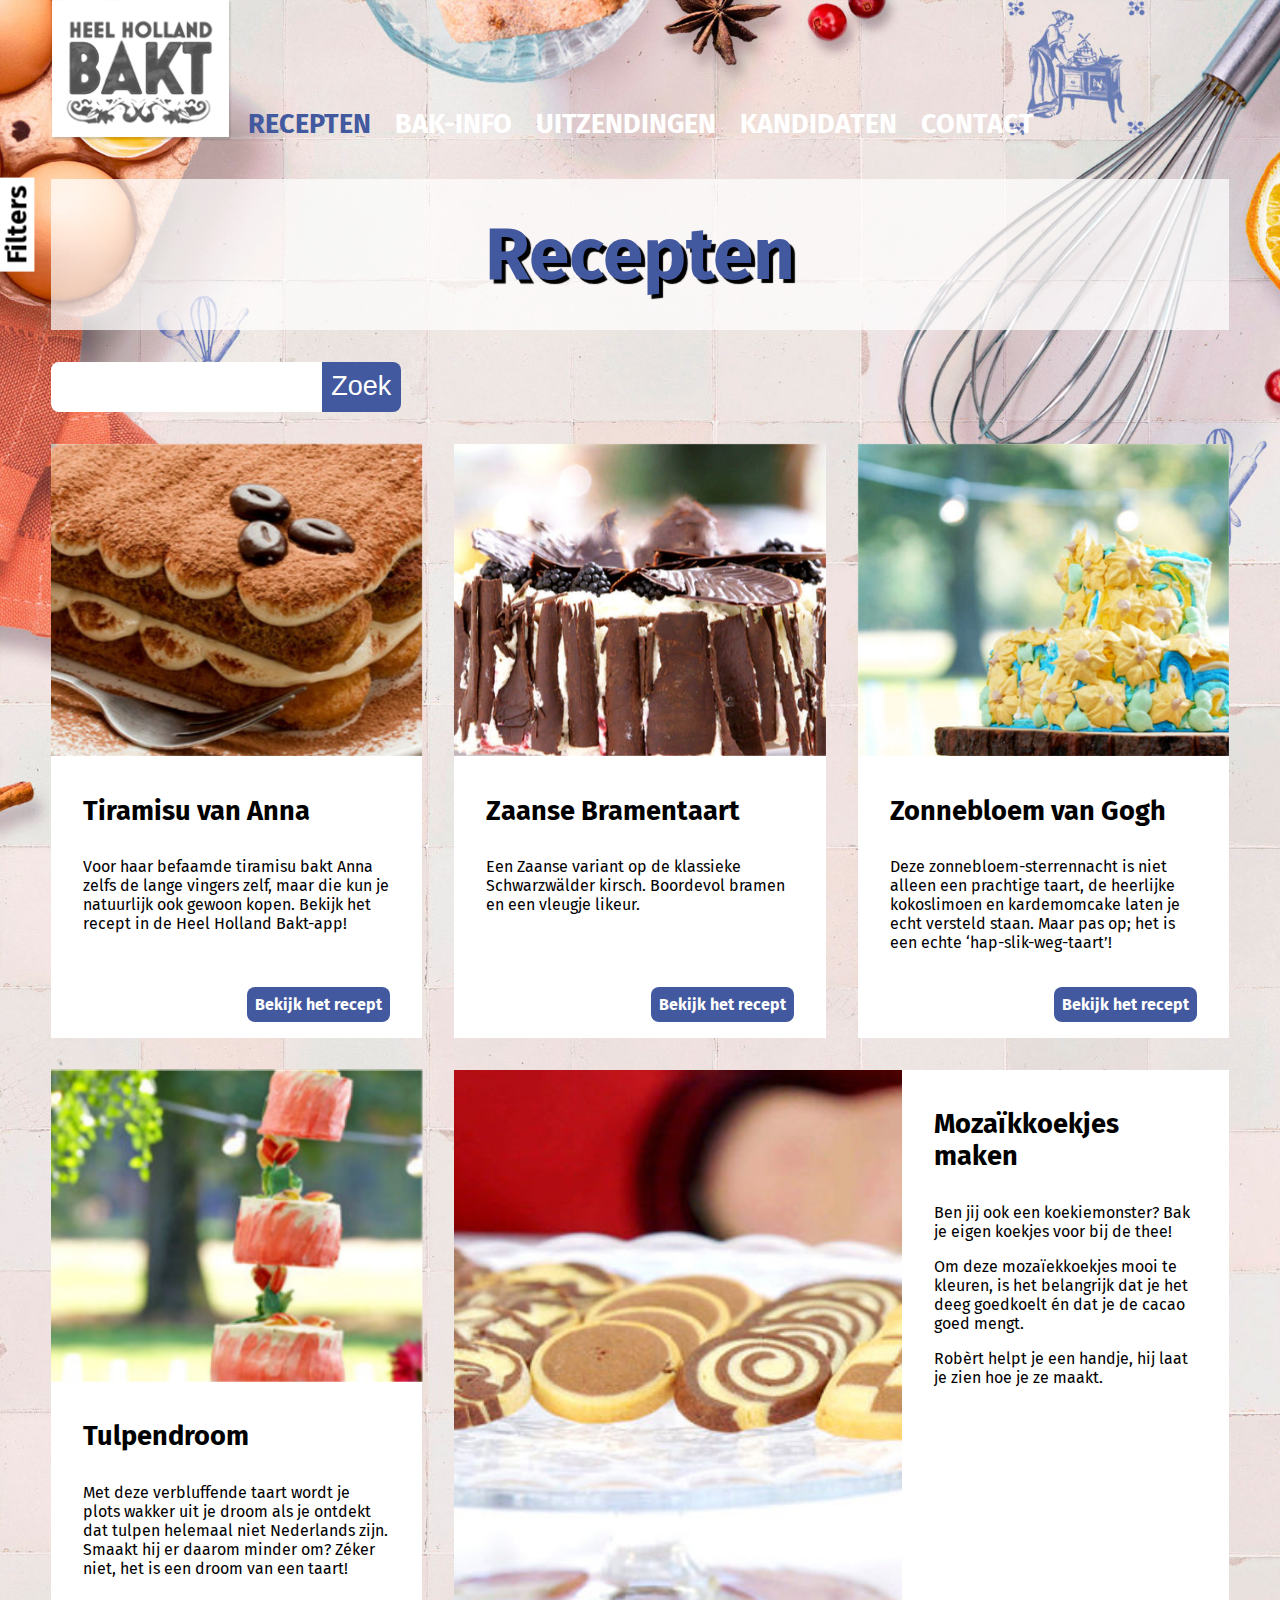
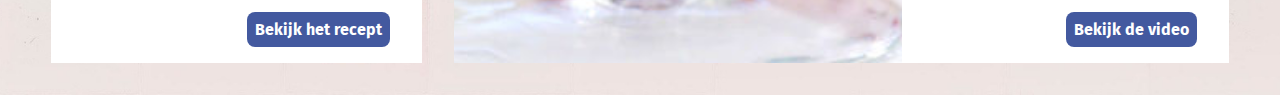
<file: index.html>
<!DOCTYPE html>
<html lang="nl">
<head>
	<meta charset="UTF-8">
	<title>Heel Holland Bakt</title>
	<meta name="viewport" content="width=device-width, initial-scale=1">
	<link rel="stylesheet" type="text/css" href="css/style.css">
	<link href="https://fonts.googleapis.com/css?family=Fira+Sans:400,500&display=swap" rel="stylesheet">
	<!-- Alle content is afkomstig van: https://heelhollandbakt.omroepmax.nl/ -->
</head>

<body class="homepagina">
	<header>
		<nav>
			<a href="index.html"><img src="img/logo.png" alt="Logo Heel Holland Bakt"></a>
			<ul>
				<li><a href="index.html">RECEPTEN</a></li>
				<li><a href="">BAK-INFO</a></li>
				<li><a href="">UITZENDINGEN</a></li>
				<li><a href="">KANDIDATEN</a></li>
				<li><a href="contact.html">CONTACT</a></li>
			</ul>
		</nav>
	</header>

	<main>
		<section>
			<h1>Recepten</h1>

			<h2 class="h2f">Filters</h2>

			<form class="filters">
				<fieldset>
					<legend>Soort recept</legend>
					<label for="taart">
						<input type="checkbox" name="taart" id="taart">Taart
					</label>
					<label for="cake">
						<input type="checkbox" name="cake" id="cake">Cake
					</label>
					<label for="hartig">
						<input type="checkbox" name="hartig" id="hartig">Hartig
					</label>
					<label for="brood">
						<input type="checkbox" name="brood" id="brood">Brood
					</label>
					<label for="koekjes">
						<input type="checkbox" name="koekjes" id="koekjes">Koekjes
					</label>
				</fieldset>

				<fieldset>
					<legend>Moeilijkheidsgraad</legend>
					<label for="makkelijk">
						<input type="checkbox" name="makkelijk" id="makkelijk">Makkelijk
					</label>
					<label for="goedtedoen">
						<input type="checkbox" name="goedtedoen" id="goedtedoen">Goed te doen
					</label>
					<label for="moeilijk">
						<input type="checkbox" name="moeilijk" id="moeilijk">Moeilijk
					</label>
					<label for="gevorderd">
						<input type="checkbox" name="gevorderd" id="gevorderd">Gevorderd
					</label>
					<button>Filter</button>
				</fieldset>
			</form>

			<input type="search" name="zoeken"><button>Zoek</button>

			<div class="grid-overzicht">
				<article class="item-overzicht">
					<div class="flipcontainer">
						<div class="kaart">
							<div class="voor">
								<img src="img/tiramisu-anna.jpg" alt="Tiramisu van Anna">
							</div>
							<div class="achter">
								<img src="img/anna.jpeg" alt="Bakker Anna">
							</div>
						</div>
					</div>
					<div class="content">
						<h2>Tiramisu van Anna</h2>
						<p>Voor haar befaamde tiramisu bakt Anna zelfs de lange vingers zelf, maar die kun je natuurlijk ook gewoon kopen. Bekijk het recept in de Heel Holland Bakt-app!</p>
						<a href="bramentaart.html">Bekijk het recept</a>
					</div>
				</article>
				<article class="item-overzicht">
					<div class="flipcontainer">
						<div class="kaart">
							<div class="voor">
								<img src="img/bramentaart.jpg" alt="Bramentaart">
							</div>
							<div class="achter">
								<img src="img/maroeska.jpg" alt="Bakker Maroeska">
							</div>
						</div>
					</div>
					<div class="content">
						<h2>Zaanse Bramentaart</h2>
						<p>Een Zaanse variant op de klassieke Schwarzwälder kirsch. Boordevol bramen en een vleugje likeur.</p>
						<a href="bramentaart.html">Bekijk het recept</a>
					</div>
				</article>
				<article class="item-overzicht">
					<div class="flipcontainer">
						<div class="kaart">
							<div class="voor">
								<img src="img/zonnebloem.jpg" alt="Zonnebloem van Gogh">
							</div>
							<div class="achter">
								<img src="img/anna.jpeg" alt="Bakker Anna">
							</div>
						</div>
					</div>
					<div class="content">
						<h2>Zonnebloem van Gogh</h2>
						<p>Deze zonnebloem-sterrennacht is niet alleen een prachtige taart, de heerlijke kokoslimoen en kardemomcake laten je echt versteld staan. Maar pas op; het is een echte ‘hap-slik-weg-taart’!</p>
						<a href="bramentaart.html">Bekijk het recept</a>
					</div>
				</article>
				<article class="item-overzicht">
					<div class="flipcontainer">
						<div class="kaart">
							<div class="voor">
								<img src="img/tulpendroom.jpg" alt="Tulpendroom">
							</div>
							<div class="achter">
								<img src="img/anna.jpeg" alt="Bakker Anna" >
							</div>
						</div>
					</div>
					<div class="content">
						<h2>Tulpendroom</h2>
						<p>Met deze verbluffende taart wordt je plots wakker uit je droom als je ontdekt dat tulpen helemaal niet Nederlands zijn. Smaakt hij er daarom minder om? Zéker niet, het is een droom van een taart!</p>
						<a href="bramentaart.html">Bekijk het recept</a>
					</div>
				</article>
				<article class="video-overzicht">
					<img src="img/mozaikkoekjes.jpg" alt="Mozaïkkoekjes">
					<div class="content">
						<h2>Mozaïkkoekjes maken</h2>
						<p>Ben jij ook een koekiemonster? Bak je eigen koekjes voor bij de thee!</p>
						<p>Om deze mozaïekkoekjes mooi te kleuren, is het belangrijk dat je het deeg goedkoelt én dat je de cacao goed mengt.</p>
						<p>Robèrt helpt je een handje, hij laat je zien hoe je ze maakt.</p>
						<a href="bramentaart.html">Bekijk de video</a>
					</div>
				</article>
			</div>
		</section>
	</main>
	<script src="js/filter.js"></script>
</body>
</html>
</file>
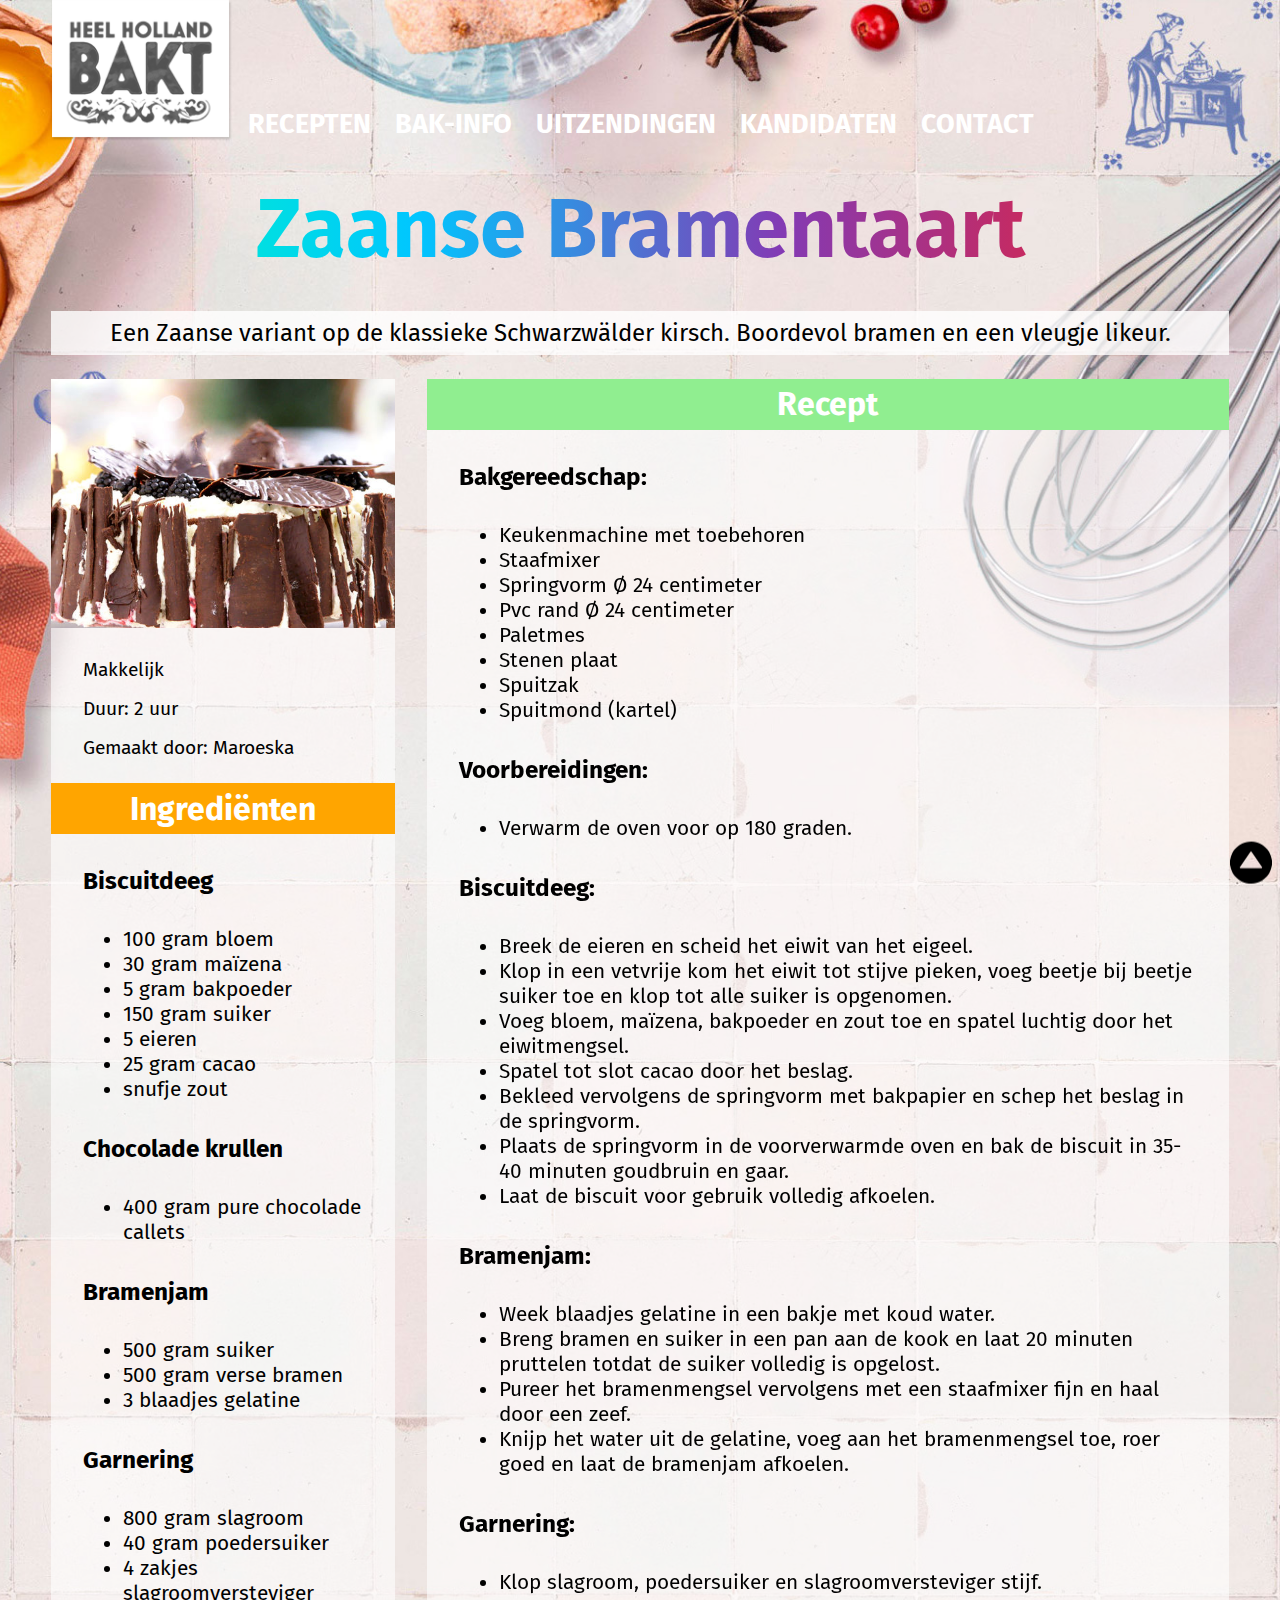
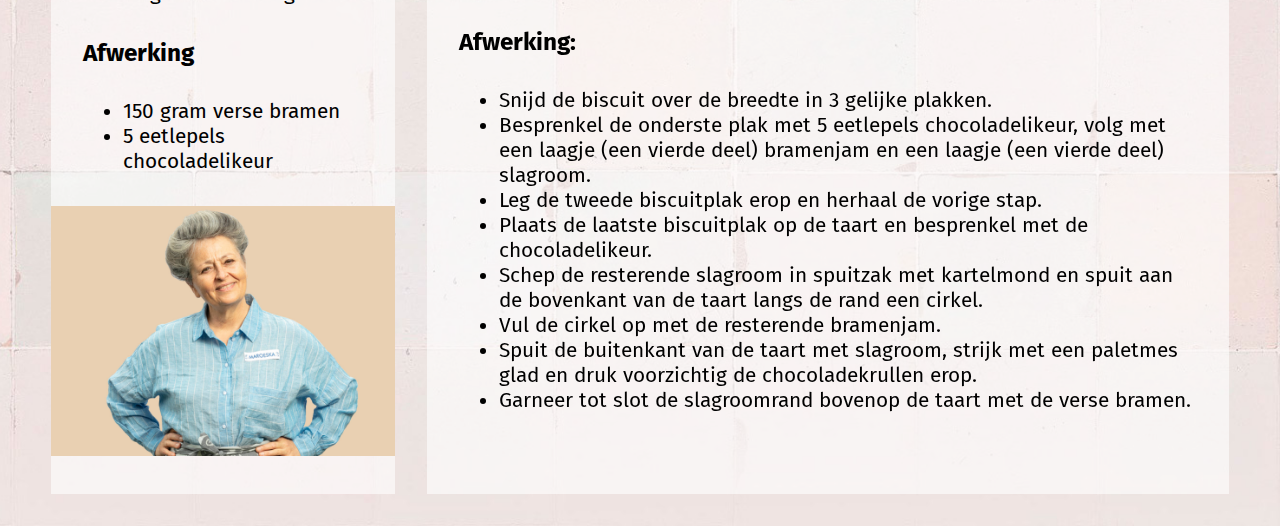
<file: bramentaart.html>
<!DOCTYPE html>
<html lang="nl">
<head>
	<meta charset="UTF-8">
	<title>Heel Holland Bakt</title>
	<meta name="viewport" content="width=device-width, initial-scale=1">
	<link rel="stylesheet" type="text/css" href="css/style.css">
	<link href="https://fonts.googleapis.com/css?family=Fira+Sans:400,500&display=swap" rel="stylesheet">
</head>

<body class="receptpagina">
	<header>
		<nav>
			<a href="index.html"><img src="img/logo.png" alt="Logo Heel Holland Bakt"></a>
			<ul>
				<li><a href="index.html">RECEPTEN</a></li>
				<li><a href="">BAK-INFO</a></li>
				<li><a href="">UITZENDINGEN</a></li>
				<li><a href="">KANDIDATEN</a></li>
				<li><a href="contact.html">CONTACT</a></li>
			</ul>
		</nav>
	</header>

	<main>
		<a href="#"><img src="img/top.svg" class="back-to-top"></a>
		<section>
			<h1>Zaanse Bramentaart</h1>
			<p>Een Zaanse variant op de klassieke Schwarzwälder kirsch. Boordevol bramen en een vleugje likeur.</p>
			<div class="grid-recept">
				<aside>
					<img src="img/bramentaart.jpg" alt="Zaanse Bramentaart">
					<p>Makkelijk</p>
					<p>Duur: 2 uur</p>
					<p>Gemaakt door: Maroeska</p>
					<h2>Ingrediënten</h2>
					<h3>Biscuitdeeg</h3>
					<ul>
						<li>100 gram bloem</li>
						<li>30 gram maïzena</li>
						<li>5 gram bakpoeder</li>
						<li>150 gram suiker</li>
						<li>5 eieren</li>
						<li>25 gram cacao</li>
						<li>snufje zout</li>
					</ul>

					<h3>Chocolade krullen</h3>
					<ul>
						<li>400 gram pure chocolade callets</li>
					</ul>

					<h3>Bramenjam</h3>
					<ul>
						<li>500 gram suiker</li>
						<li>500 gram verse bramen</li>
						<li>3 blaadjes gelatine</li>
					</ul>

					<h3>Garnering</h3>
					<ul>
						<li>800 gram slagroom</li>
						<li>40 gram poedersuiker</li>
						<li>4 zakjes slagroomversteviger</li>
					</ul>

					<h3>Afwerking</h3>
					<ul>
						<li>150 gram verse bramen</li>
						<li>5 eetlepels chocoladelikeur</li>
					</ul>
					<img src="img/maroeska.jpg" alt="Bakker Maroeska">
				</aside>

				<article>
					<h2>Recept</h2>
					<h3>Bakgereedschap:</h3>
					<ul>
						<li>Keukenmachine met toebehoren</li>
						<li>Staafmixer</li>
						<li>Springvorm Ø 24 centimeter</li>
						<li>Pvc rand Ø 24 centimeter</li>
						<li>Paletmes</li>
						<li>Stenen plaat</li>
						<li>Spuitzak</li>
						<li>Spuitmond (kartel)</li>
					</ul>

					<h3>Voorbereidingen:</h3>
					<ul>
						<li>Verwarm de oven voor op 180 graden.</li>
					</ul>

					<h3>Biscuitdeeg:</h3>
					<ul>
						<li>Breek de eieren en scheid het eiwit van het eigeel.</li>
						<li>Klop in een vetvrije kom het eiwit tot stijve pieken, voeg beetje bij beetje suiker toe en klop tot alle suiker is opgenomen.</li>
						<li>Voeg bloem, maïzena, bakpoeder en zout toe en spatel luchtig door het eiwitmengsel.</li>
						<li>Spatel tot slot cacao door het beslag.</li>
						<li>Bekleed vervolgens de springvorm met bakpapier en schep het beslag in de springvorm.</li>
						<li>Plaats de springvorm in de voorverwarmde oven en bak de biscuit in 35-40 minuten goudbruin en gaar.</li>
						<li>Laat de biscuit voor gebruik volledig afkoelen.</li>
					</ul>

					<h3>Bramenjam:</h3>
					<ul>
						<li>Week blaadjes gelatine in een bakje met koud water.</li>
						<li>Breng bramen en suiker in een pan aan de kook en laat 20 minuten pruttelen totdat de suiker volledig is opgelost.</li>
						<li>Pureer het bramenmengsel vervolgens met een staafmixer fijn en haal door een zeef.</li>
						<li>Knijp het water uit de gelatine, voeg aan het bramenmengsel toe, roer goed en laat de bramenjam afkoelen.</li>
					</ul>

					<h3>Garnering:</h3>
					<ul>
						<li>Klop slagroom, poedersuiker en slagroomversteviger stijf.</li>
					</ul>
					
					<h3>Afwerking:</h3>
					<ul>
						<li>Snijd de biscuit over de breedte in 3 gelijke plakken.</li>
						<li>Besprenkel de onderste plak met 5 eetlepels chocoladelikeur, volg met een laagje (een vierde deel) bramenjam en een laagje (een vierde deel) slagroom.</li>
						<li>Leg de tweede biscuitplak erop en herhaal de vorige stap.</li>
						<li>Plaats de laatste biscuitplak op de taart en besprenkel met de chocoladelikeur.</li>
						<li>Schep de resterende slagroom in spuitzak met kartelmond en spuit aan de bovenkant van de taart langs de rand een cirkel.</li>
						<li>Vul de cirkel op met de resterende bramenjam.</li>
						<li>Spuit de buitenkant van de taart met slagroom, strijk met een paletmes glad en druk voorzichtig de chocoladekrullen erop.</li>
						<li>Garneer tot slot de slagroomrand bovenop de taart met de verse bramen.</li>
					</ul>
				</article>
			</div>
		</section>
	</main>
	<script src="js/back.js"></script>
</body>
</html>
</file>
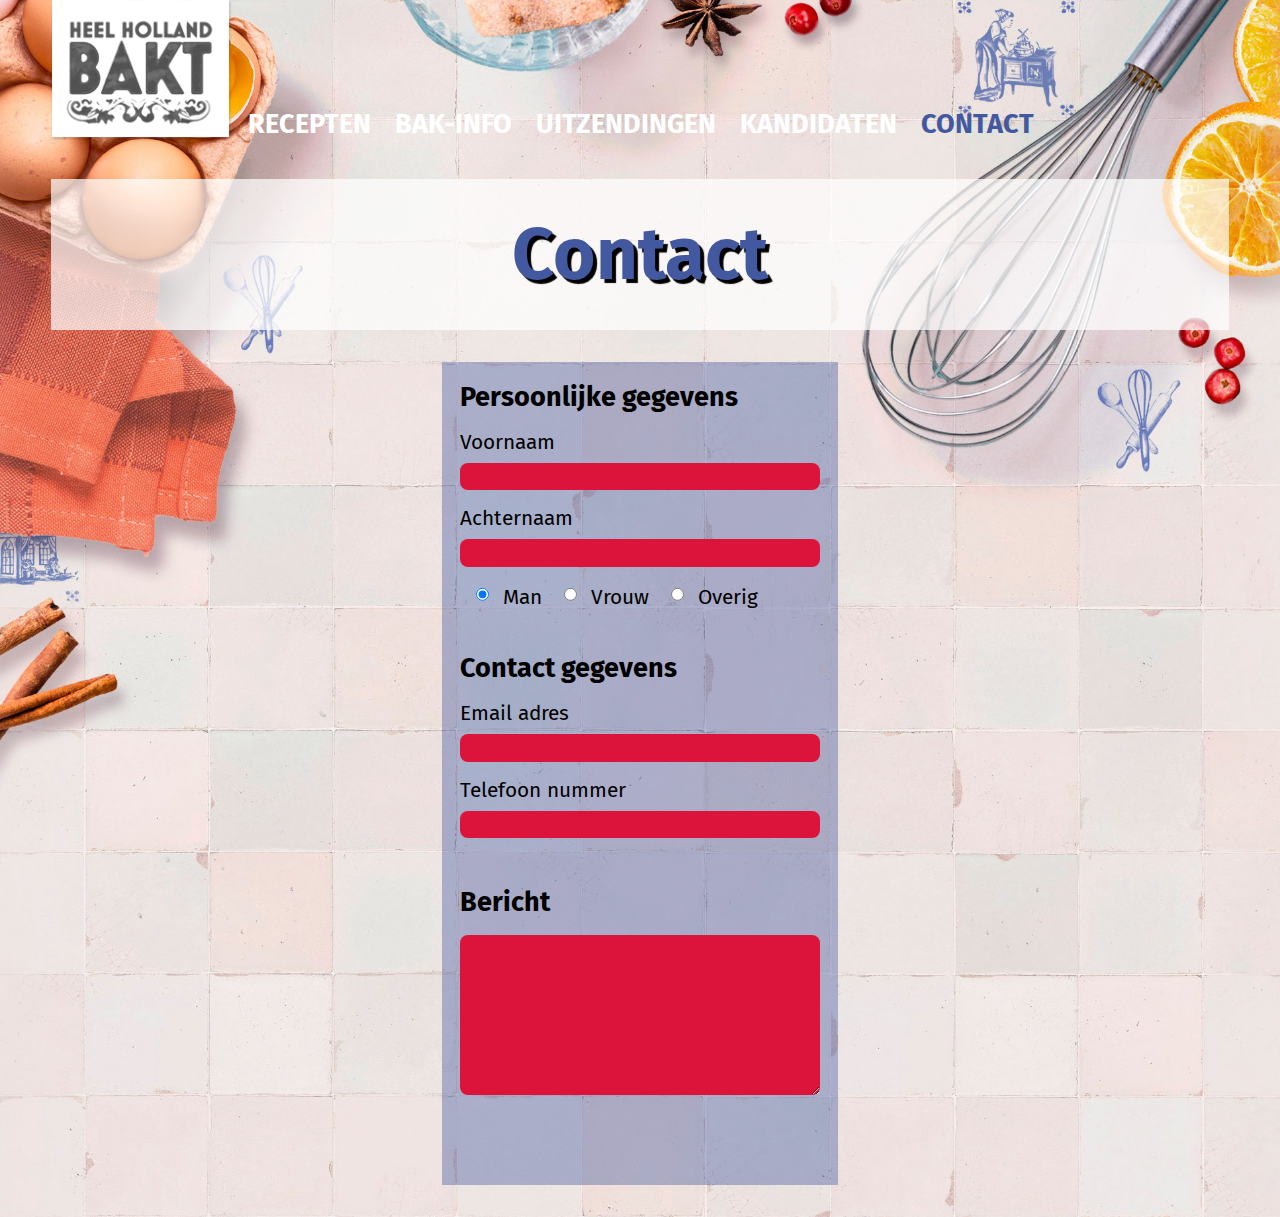
<file: contact.html>
<!DOCTYPE html>
<html lang="nl">
<head>
	<meta charset="UTF-8">
	<title>Heel Holland Bakt</title>
	<meta name="viewport" content="width=device-width, initial-scale=1">
	<link rel="stylesheet" type="text/css" href="css/style.css">
	<link href="https://fonts.googleapis.com/css?family=Fira+Sans:400,500&display=swap" rel="stylesheet">
</head>

<body class="contactpagina">
	<header>
		<nav>
			<a href="index.html"><img src="img/logo.png" alt="Logo Heel Holland Bakt"></a>
			<ul>
				<li><a href="index.html">RECEPTEN</a></li>
				<li><a href="">BAK-INFO</a></li>
				<li><a href="">UITZENDINGEN</a></li>
				<li><a href="">KANDIDATEN</a></li>
				<li><a href="contact.html">CONTACT</a></li>
			</ul>
		</nav>
	</header>

	<main>
		<section>
			<h1>Contact</h1>
			<form class="contact">
				<fieldset>
					<legend>Persoonlijke gegevens</legend>
					<label for="vnaam">
						Voornaam
						<input type="text" name="vnaam" id="vnaam" required>
					</label>
					<label for="anaam">
						Achternaam
						<input type="text" name="anaam" id="anaam" required >
					</label>
					<div class="gender">
						<label for="man">
							<input type="radio" name="gender" id="man" required checked="checked">
							Man
						</label>
						<label for="vrouw">
							<input type="radio" name="gender" id="vrouw" >
							Vrouw
						</label>
						<label for="overig">
							<input type="radio" name="gender" id="overig">
							Overig
						</label>
					</div>
				</fieldset>

				<fieldset>
					<legend>Contact gegevens</legend>
					<label for="e-mail">
						Email adres
						<input type="email" name="e-mail" id="e-mail" required>
					</label>
					<label for="telefoon">
						Telefoon nummer
						<input type="tel" name="telefoon" id="telefoon" required>
					</label>
				</fieldset>

				<fieldset>
					<legend>Bericht</legend>
					<textarea name="bericht" required="required"></textarea>
				</fieldset>
				<button class="send">Verstuur</button>
			</form>
		</section>
	</main>
</body>
</html>
</file>
<file: css/style.css>
*{
	box-sizing: border-box;
}
  
body{
	margin: 0;
	padding: 0;
	font-family: 'Fira Sans', sans-serif;
	font-size: 1.3em;
	background-image: url('../img/Achtergrondplaat.jpg');
	background-position: top;
	background-size: cover;
	background-repeat: no-repeat;
}

.homepagina h1, .contactpagina h1{
	text-align: center;
	font-size: 3.5em;
	color: rgb(67,89,159);
	text-shadow: 4px 4px 1px black;
	background-color: rgba(256,256,256,0.7);
	padding: 2rem 0;
	margin:  2rem 0;
}

.receptpagina h1{
	text-align: center;
	font-size: 4em;
	padding: 1rem 0;
	margin:  1rem 0;
	background: linear-gradient(90deg, rgba(0,255,188,1) 0%, rgba(0,198,255,1) 31%, rgba(131,58,180,1) 62%, rgba(253,29,29,1) 100%);
	-webkit-background-clip: text;
  	-webkit-text-fill-color: transparent;
  	/*bron:https://dev.to/paramharrison/gradient-text-style-using-css-11ka*/
}

h2{
	font-size: 1.7rem;
}

p{
 	font-size: 1rem;
 	padding:0.5rem 0;
 	margin:0;
}

section{
	margin: 0 4vw 2rem 4vw;
}

/* Navigatie */
nav{
	display:flex;
	flex-direction: row;
}

nav ul{
	list-style-type: none;
	margin: 0;
	padding: 0;
	display: flex;
	flex-direction: row;
	align-items: flex-end;
	flex-wrap: wrap;
}

nav img{
	min-height: 3.2em;
	height: 11vw;
	padding: 0 1rem 0 4vw; 
	display: inline;
}

nav img:hover, nav a:focus img{
	filter: grayscale(100%);
}

nav a{
	outline: none;
}

nav li{
	padding: 0.5rem 1.5rem 0.4rem 0;
}

nav li a{
	text-decoration: none;
	font-size: 1.3em;
	font-weight: 700;
	color: white;
	transition: border-bottom .2s linear;
}

nav li a:hover, nav li a:focus{
	color: rgb(67,89,159);
	border-bottom: 3px solid rgb(67,89,159);
	outline: none;
}

.homepagina [href="index.html"], .contactpagina [href="contact.html"] {
	color: rgb(67,89,159);
}
/* Einde navigatie*/

/*Zoekbalk recepten*/
input[type=search] {
  	border: none;
  	padding: 0.6rem;
  	font-size: 1.3em;
  	border-radius: 0.5rem 0 0 0.5rem;
  	width: 10em;
  	transition: width .9s ease-in;
  	margin-bottom: 2rem;
}

input[type=search]:hover{
	background-color: #ededed;
}

input[type=search]:focus{
	width: 55vw;
	outline: 0;
	background-color: #ededed;
}

button{
  	background-color:rgb(67,89,159);
  	border: none;
  	color: white;
  	margin: 0;
  	padding: 0.6rem;
  	font-size: 1.3em;
  	border-radius: 0 0.5rem 0.5rem 0;
  	margin-bottom: 2rem;
}

button:hover, button:focus{
	background-color: rgb(50,50,50);
	outline: none;
	cursor:pointer;
}
/*Einde zoekbalk recepten*/

/*Filters*/
.filters{
	position: fixed;
	width: 12em;
	background-color: white;
	z-index: 10;
	margin-left: -20em;
	margin-top: -8.8em;
	padding: 0;
	transition: margin 1.5s cubic-bezier(.51,.06,.57,1.82);
}

.h2f{ /*Filter knop*/
	margin-top: -5.7em;
	padding: 0.1rem 0.5rem;
	position: fixed;
	left: -1.1em;
	transform: rotate(-90deg);
	cursor: pointer;
	background-color: white;
	z-index: 10;
	font-size: 1.7rem;
}

.h2f:hover{
	background-color: black;
	color:white;
}

.showfilter{
	margin-left: 0em;
}	

fieldset{
	position: relative;
	border-style: none;
	display:flex;
	flex-direction: column;
}

legend{
	font-size: 1em;
	font-weight: 700;
	padding: 1.2rem 0 0.6rem 0;
	margin:0;
}

.filters label{
	font-size: 1rem;
}

.filters label:hover{
	cursor:pointer;
	text-decoration: underline;
}

form button{
	font-size: 1em;
	border-radius: 0.5rem;
	margin: 1em 1em 0.5em 7.3em;
}

form button:hover, form button:focus{
	background-color: rgb(50,50,50);
	cursor:pointer;
}

input[type='checkbox']{ /*Bron:https://www.youtube.com/watch?v=K1sL3wPisJw;*/
	position: relative;
	top: 0.3rem;
	width: 1.8em;
	height: 1.8em;
	-webkit-appearance: none;
	outline: none;
	transition: .5s;
	margin-right: 1em;
	margin-bottom: 0.5em;
}

input[type='checkbox']:before{
	content:'';
	position: absolute;
	top: 0;
	left: 0;
	width: 100%;
	height: 100%;
	border: 3px solid black;
	transition:.5s;
}

input:checked[type='checkbox']:before{
	border-left: none;
	border-top: none;
	width: 1em;
	border-color: #00e08a;
	transform: rotate(45deg) translate(0.3rem, -0.3rem);
}
/*Einde filters*/

/* Recepten overzicht*/
.grid-overzicht{
	display: grid;
 	grid-template-columns: repeat(auto-fill, minmax(21rem, 1fr)); /*Bron: https://css-tricks.com/snippets/css/complete-guide-grid/*/
  	grid-gap: 2rem;
}

.item-overzicht{
	display: flex;
	flex-direction: column;
	background-color: white;
}

.item-overzicht img{
	object-fit: cover;
	height:19em;
}

/*Bron flipcard: https://www.youtube.com/watch?v=OV8MVmtgmoY*/
.flipcontainer{
	perspective: 62.5em; 
	position: relative;
	height:15em;
}

.kaart{
	position: absolute;
	height:100%;
	width: 100%;
	transform-style: preserve-3d;
	transition: all 1s ease;
}

.flipcontainer:hover .kaart{
	transform: rotateY(180deg);
}

.kaart img{
	object-fit: cover;
	height:15em;
	width:100%;
}

.voor{
	position:absolute;
	width:100%;
	height:100%;
	backface-visibility: hidden;
}

.achter{
	position:absolute;
	width:100%;
	height:100%;
	backface-visibility: hidden;
	transform: rotateY(180deg);
}
/*Einde flipcard*/

.video-overzicht {
	grid-column-start: span 2;
	display: flex;
	flex-direction: row;
	background-color: white;
}

.video-overzicht img{
	object-fit: cover;
	width: 35vw;
}

.content{
	margin: 1rem 2rem;
	display: flex;
	flex-direction: column;
	position: relative;
	min-height: 12em;
}

.grid-overzicht a{
	background-color: rgb(67,89,159);
  	border: none;
  	border-radius: 0.5rem;
  	color: white;
  	padding: 0.5rem;
  	font-size: 1rem;
  	font-weight: 700;
  	text-decoration: none;
  	align-self: flex-end;
  	position: absolute;
  	bottom:0;
}

.grid-overzicht a:hover, .grid-overzicht a:focus{
	background-image: linear-gradient(90deg, rgba(126,226,255,1) 0%, 
   											rgba(119,245,114,1) 17%,     
											rgba(245,250,114,1) 35%,
											rgba(245,191,109,1) 51%,
											rgba(235,102,102,1) 68%,
											rgba(193,115,226,1) 82%,
											rgba(126,226,255,1) 100%);
   	animation: slidebg 4s linear infinite;
   	outline:none;
}
/* Einde Recepten overzicht*/

/* Contact*/
.contact{
	background-color:rgba(67,89,159, 0.4);
	margin:auto;
	width: 30vw;
	min-width: 19em;
	display:flex;
	flex-direction: column;
	justify-content: center;
}

.contact legend{
	font-size: 1.3em;
}

.contact form:valid{
	background:rgba(67,89,159, 0.6);
}

.contact fieldset:valid legend{
	color: palegreen;	
}

input[type=text], input[type=email], input[type=tel]{
	border: none;
  	padding: 0.3em;
  	font-size: 1rem;
  	width:100%;
 	border-radius: 0.5rem;
  	margin: 0.5rem 0 1rem 0;
  	transition: all 0.5s ease;
}

textarea{
	border: none;
  	padding: 0.3em;
  	font-size: 1rem;
 	border-radius: 0.5rem;
 	width: 100%;
	height: 10em;
	transition: all 0.5s ease;
}

input[type=text]:hover, input[type=email]:hover, input[type=tel]:hover, textarea:hover{
	opacity: 0.7;
}

input[type=text]:focus, input[type=email]:focus, input[type=tel]:focus, textarea:focus{
 	transform: scale(1.02);
 	outline: none;
}

.contact input:valid, .contact textarea:valid{
	background-color: palegreen;
}

input:invalid, textarea:invalid{
	background-color: crimson;
}

input[type=radio]{
	transform: translate(0, -0.2rem);
	margin: 0.5rem 0.5rem 1rem 1rem;
}

input[type=radio]:hover{
	cursor: pointer;
}

.contact button:valid{
  	background-color: white;
  	border: none;
  	color: black;
  	margin: 1rem 1rem 1.5rem 1rem;
  	padding: 0.3em;
  	font-size: 1em;
  	border-radius: 0.5rem;
  	opacity: 1;
}

form:invalid .send{
	opacity: 0;
}

.contact button:hover, .contact button:focus{
	background-color: rgb(50,50,50);
	color:white;
	outline: none;
	cursor:pointer;
}
/*Einde contact*/

/*Recepten pagina*/
.receptpagina p{
	margin:0;
	margin-bottom: 1.5rem;
	font-size: 1.5rem;
	text-align: center;
	background-color: rgba(256,256,256,0.8); 
}

.receptpagina h3{
	margin:0;
}

.grid-recept{
	display: grid;
	grid-template-columns: 3fr 7fr;
	grid-gap: 2rem;
}

.grid-recept aside, .grid-recept article{
	background-color: rgba(256,256,256,0.6);
	padding-bottom: 2rem;
	position: relative;
}

.grid-recept aside h2, .grid-recept article h2{
	position: sticky;
	top: 0;
	color: white;
	font-size: 2rem;
	background-color: orange;
	margin: 0;
	padding: 0.4rem 0.8rem;
	text-align: center;
}

.grid-recept article h2{
	background-color: lightgreen;
}

.grid-recept p{
	font-size: 1.2rem;
	text-align: left;
	margin: 0 2rem;
	background-color: rgba(256,256,256,0);
}

.grid-recept p:first-of-type{
	margin-top: 1rem;
}

.grid-recept p:last-of-type{
	margin-bottom: 1rem;
}

.grid-recept h3, .grid-recept ul{
	margin: 2rem;
}

.grid-recept aside img{
	width: 100%;
	height: 12em;
	object-fit: cover;
}

.back-to-top{
	position: fixed;
	bottom:0;
	right: 0;
	margin: 1rem 0.5rem;
	width: 2em;
	height:2em;
	transform: rotate(270deg);
	z-index:10;
	/*visibility: hidden;*/
}

.showtop{
	visibility: visible;
}
/*Einde recepten pagina*/

@media (max-width: 49.7em) {
	nav li a{
		font-size: 0.95em;
	} /*Grootte menu items*/

	.video-overzicht {
		grid-column-start: span 1;
		display: flex;
		flex-direction: column;
 	} /*Grid naar 1 column*/

	.video-overzicht .content{
		min-height:14em;
	} /*min hoogte content modules*/

 	.video-overzicht img{
		object-fit: cover;
		height: 17em;
		width:auto;
	} /*Afbeelding fixen*/

	.grid-recept{
		grid-template-columns: 1fr;
	} /*Grid naar 1 column*/
}

@media (prefers-color-scheme: dark){ /*Bron toggle dark mode: https://css-tricks.com/dark-modes-with-css/*/
	body{
		background-image: url('../img/Achtergrondplaat-dark.jpg');
		filter: invert(100%);
	}

	img{
		filter: invert(100%);
	}

	.homepagina h1, .contactpagina h1{
		color: #005aff;
	}

	nav li a:hover, nav li a:focus, .homepagina [href="index.html"], .contactpagina [href="contact.html"]{
		color: #005aff;
	}

	button, .grid-overzicht a{
		background-color: #005aff;
	}

	.back-to-top{
		visibility: hidden;
		margin:0;
	}
}

@keyframes slidebg { /*Animatie bron: https://codepen.io/althi/pen/eKdmaa*/
  	to {
    	background-position:20vw;
  	}
}
</file>
